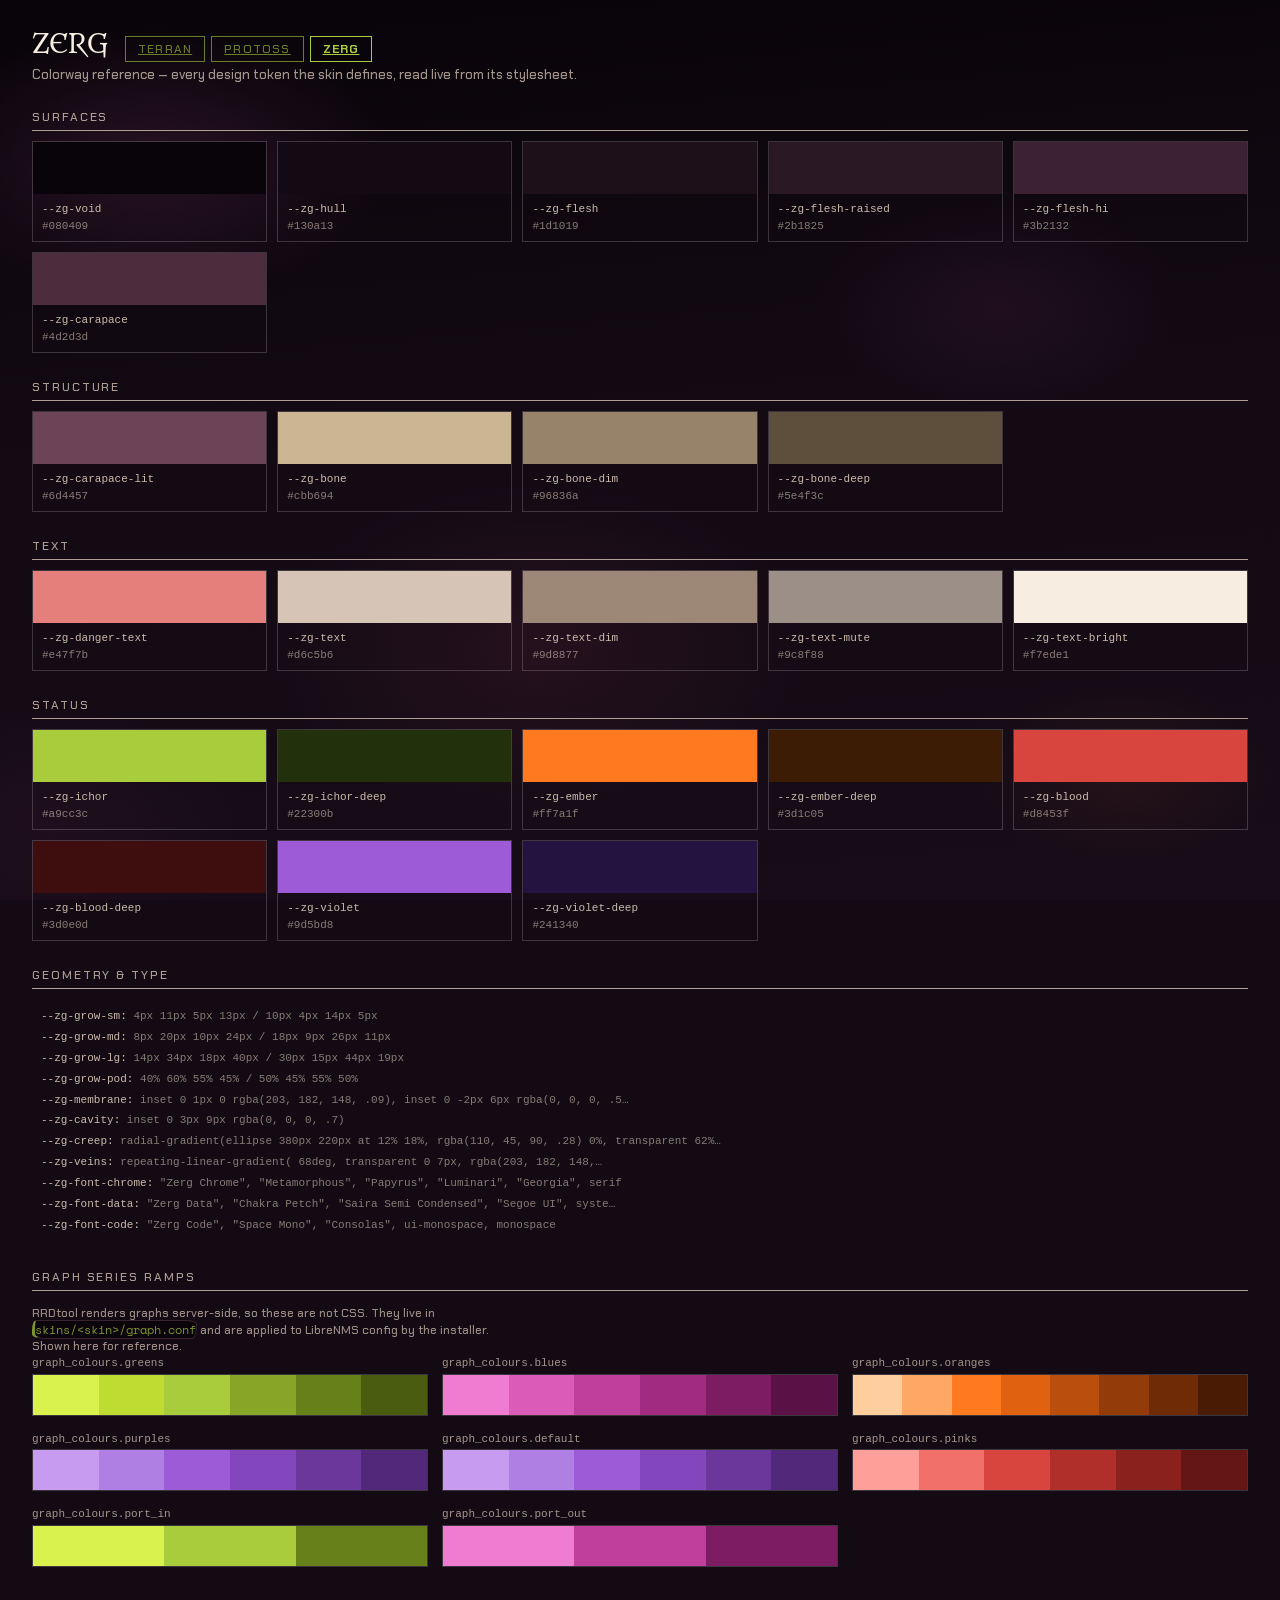
<file: harness/colorway.html>
<!DOCTYPE HTML>
<html lang="en" class="dark">
<head>
<meta charset="utf-8">
<meta name="viewport" content="width=device-width, initial-scale=1.0">
<title>librenms-skins — colorway reference</title>
<style>
  body { margin: 0; padding: 28px 32px 48px; }
  .cw-head { display: flex; align-items: baseline; gap: 16px; flex-wrap: wrap;
             margin-bottom: 4px; }
  .cw-title { font-size: 26px; margin: 0; }
  .cw-sub { font-size: 13px; opacity: .75; margin: 0 0 22px; }
  .cw-nav a { display: inline-block; padding: 4px 12px; margin-right: 6px;
              font-size: 12px; text-transform: uppercase; letter-spacing: .1em;
              border: 1px solid currentColor; }
  .cw-group { margin: 26px 0 10px; font-size: 12px; text-transform: uppercase;
              letter-spacing: .16em; opacity: .8;
              border-bottom: 1px solid currentColor; padding-bottom: 5px; }
  .cw-grid { display: grid; gap: 10px;
             grid-template-columns: repeat(auto-fill, minmax(196px, 1fr)); }
  .cw-chip { border: 1px solid rgba(255,255,255,.18); overflow: hidden; }
  .cw-swatch { height: 52px; }
  .cw-meta { padding: 7px 9px; font: 11px/1.5 ui-monospace, monospace; }
  .cw-name { display: block; opacity: .95; }
  .cw-val  { display: block; opacity: .6; }
  .cw-ramp { display: flex; height: 40px; border: 1px solid rgba(255,255,255,.18); }
  .cw-ramp span { flex: 1; }
  .cw-ramps { display: grid; gap: 14px;
              grid-template-columns: repeat(auto-fill, minmax(320px, 1fr)); }
  .cw-ramplabel { font: 11px/1.8 ui-monospace, monospace; opacity: .75; }
  .cw-note { font-size: 12px; opacity: .7; max-width: 62ch; margin: 14px 0 0; }
</style>
<script>
  var SKINS = ['terran', 'protoss', 'zerg'];
  var skin = (new URLSearchParams(location.search).get('skin') || 'zerg').toLowerCase();
  if (SKINS.indexOf(skin) === -1) skin = 'zerg';
  document.write('<link rel="stylesheet" href="../skins/' + skin + '/' + skin + '.css">');
</script>
</head>
<body>

<div class="cw-head">
  <h1 class="cw-title" id="cw-name"></h1>
  <span class="cw-nav" id="cw-nav"></span>
</div>
<p class="cw-sub">Colorway reference — every design token the skin defines, read live from its stylesheet.</p>

<div id="cw-body"></div>

<div class="cw-group">Graph series ramps</div>
<p class="cw-note">RRDtool renders graphs server-side, so these are not CSS. They
live in <code>skins/&lt;skin&gt;/graph.conf</code> and are applied to LibreNMS
config by the installer. Shown here for reference.</p>
<div class="cw-ramps" id="cw-ramps"></div>

<script>
const PREFIX = { terran: 'tn', protoss: 'pr', zerg: 'zg' };
const p = PREFIX[skin];

document.getElementById('cw-name').textContent = skin.toUpperCase();
document.getElementById('cw-nav').innerHTML = SKINS.map(s =>
  `<a href="?skin=${s}" style="${s === skin ? 'font-weight:700' : 'opacity:.6'}">${s}</a>`).join('');

// Pull every --<prefix>-* custom property straight out of the skin's stylesheet.
function tokens() {
  const out = [];
  for (const sheet of document.styleSheets) {
    let rules; try { rules = sheet.cssRules; } catch (e) { continue; }
    if (!rules) continue;
    for (const r of rules) {
      if (r.selectorText !== ':root') continue;
      for (const prop of r.style) {
        if (prop.startsWith(`--${p}-`)) {
          out.push([prop, r.style.getPropertyValue(prop).trim()]);
        }
      }
    }
  }
  return out;
}

const GROUPS = [
  ['Surfaces',   v => /void|hull|plate|panel|flesh|raised|hi$|carapace(?!-lit)/.test(v)],
  ['Structure',  v => /edge|rivet|bone|gold(?!-)|accent|carapace-lit/.test(v)],
  ['Text',       v => /text/.test(v)],
  ['Status',     v => /green|red|led|ichor|ember|blood|psi|violet|crystal|ok|warn|danger|info|console|hazard|amber/.test(v)],
];

const body = document.getElementById('cw-body');
const all = tokens();
const shown = new Set();

function chip(name, val) {
  const isColor = /^#|^rgb/.test(val);
  return `<div class="cw-chip">
    <div class="cw-swatch" style="background:${isColor ? val : val}"></div>
    <div class="cw-meta"><span class="cw-name">${name}</span><span class="cw-val">${val.length > 30 ? val.slice(0, 30) + '…' : val}</span></div>
  </div>`;
}

for (const [label, test] of GROUPS) {
  const items = all.filter(([n, v]) => /^#|^rgb/.test(v) && test(n) && !shown.has(n));
  if (!items.length) continue;
  items.forEach(([n]) => shown.add(n));
  body.insertAdjacentHTML('beforeend',
    `<div class="cw-group">${label}</div><div class="cw-grid">${items.map(([n, v]) => chip(n, v)).join('')}</div>`);
}

// Anything left that is a colour but did not match a group.
const rest = all.filter(([n, v]) => /^#|^rgb/.test(v) && !shown.has(n));
if (rest.length) {
  body.insertAdjacentHTML('beforeend',
    `<div class="cw-group">Other</div><div class="cw-grid">${rest.map(([n, v]) => chip(n, v)).join('')}</div>`);
}

// Non-colour tokens (geometry, shadows, fonts) listed as text.
const nonColour = all.filter(([n, v]) => !/^#|^rgb/.test(v));
if (nonColour.length) {
  body.insertAdjacentHTML('beforeend',
    `<div class="cw-group">Geometry &amp; type</div>
     <div class="cw-meta" style="font-size:11px;line-height:1.9">` +
    nonColour.map(([n, v]) => `<div><span style="opacity:.95">${n}</span>: <span style="opacity:.6">${v.length > 90 ? v.slice(0, 90) + '…' : v}</span></div>`).join('') +
    `</div>`);
}

// Graph ramps are fetched from the skin's graph.conf.
fetch(`../skins/${skin}/graph.conf`).then(r => r.text()).then(text => {
  const rows = text.split('\n')
    .filter(l => l.startsWith('graph_colours.'))
    .map(l => [l.slice(0, l.indexOf('=')), JSON.parse(l.slice(l.indexOf('=') + 1))]);
  document.getElementById('cw-ramps').innerHTML = rows.map(([k, cols]) =>
    `<div><div class="cw-ramplabel">${k}</div>
     <div class="cw-ramp">${cols.map(c => `<span style="background:#${c}"></span>`).join('')}</div></div>`
  ).join('');
}).catch(() => {
  document.getElementById('cw-ramps').innerHTML =
    '<div class="cw-ramplabel">graph.conf not readable from here</div>';
});
</script>

</body>
</html>
</file>
